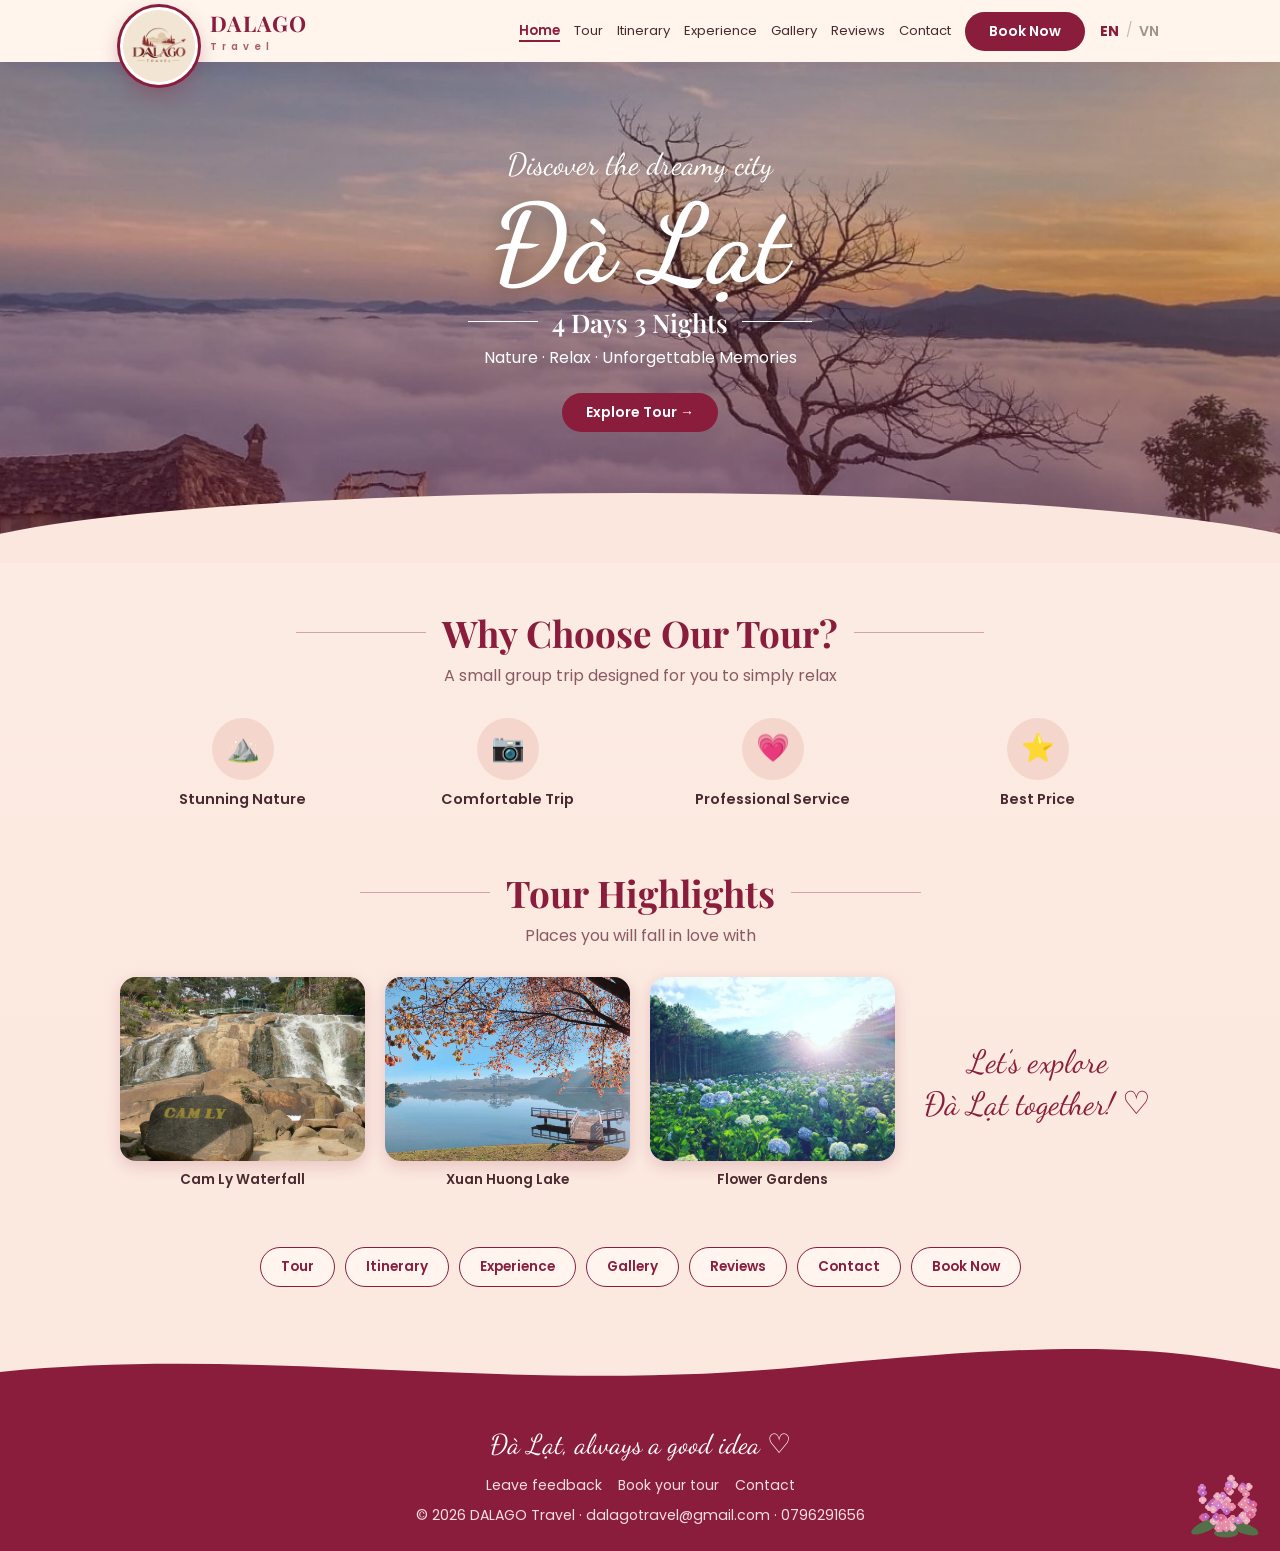
<file: index.html>
<!DOCTYPE html>
<html lang="en"><head><meta charset="utf-8"><meta name="viewport" content="width=device-width,initial-scale=1">
<title>Home | DALAGO Travel</title>
<link href="https://fonts.googleapis.com/css2?family=Dancing+Script:wght@600;700&family=Playfair+Display:ital,wght@0,600;0,700;1,500&family=Poppins:wght@400;600&display=swap" rel="stylesheet">
<link rel="stylesheet" href="css/style.css"></head><body>
<div id="site-header"></div>
<main>
<section class="hero" style="--img:url(../images/banner.webp)"><div class="script">Discover the dreamy city</div><h1>Đà Lạt</h1><div class="days">4 Days 3 Nights</div><p>Nature · Relax · Unforgettable Memories</p><a class="btn" href="tour.html">Explore Tour →</a></section>
<section class="sec"><div class="wrap"><h2 class="st">Why Choose Our Tour?</h2><p class="sub">A small group trip designed for you to simply relax</p>
<div class="grid g4 why"><div><i>⛰️</i>Stunning Nature</div><div><i>📷</i>Comfortable Trip</div><div><i>💗</i>Professional Service</div><div><i>⭐</i>Best Price</div></div></div></section>
<section class="sec" style="padding-top:10px"><div class="wrap"><h2 class="st">Tour Highlights</h2><p class="sub">Places you will fall in love with</p>
<div class="grid g4"><figure class="pic"><img src="images/11.jpg" alt="Cam Ly Waterfall">Cam Ly Waterfall</figure><figure class="pic"><img src="images/1.jpg" alt="Xuan Huong Lake">Xuan Huong Lake</figure><figure class="pic"><img src="images/14.webp" alt="Flower Gardens">Flower Gardens</figure>
<div class="script" style="font-size:2rem;display:grid;place-items:center;text-align:center;line-height:1.3">Let’s explore<br>Đà Lạt together! ♡</div></div></div></section>
<section class="sec" style="padding-top:10px"><div class="wrap"><div class="quick"><a href="tour.html">Tour</a><a href="itinerary.html">Itinerary</a><a href="experience.html">Experience</a><a href="gallery.html">Gallery</a><a href="testimonials.html">Reviews</a><a href="contact.html">Contact</a><a href="booking.html">Book Now</a></div></div></section>
</main>
<div id="site-footer"></div>
<script src="js/common.js"></script>
<script src="js/lang.js"></script>
</body></html>
</file>
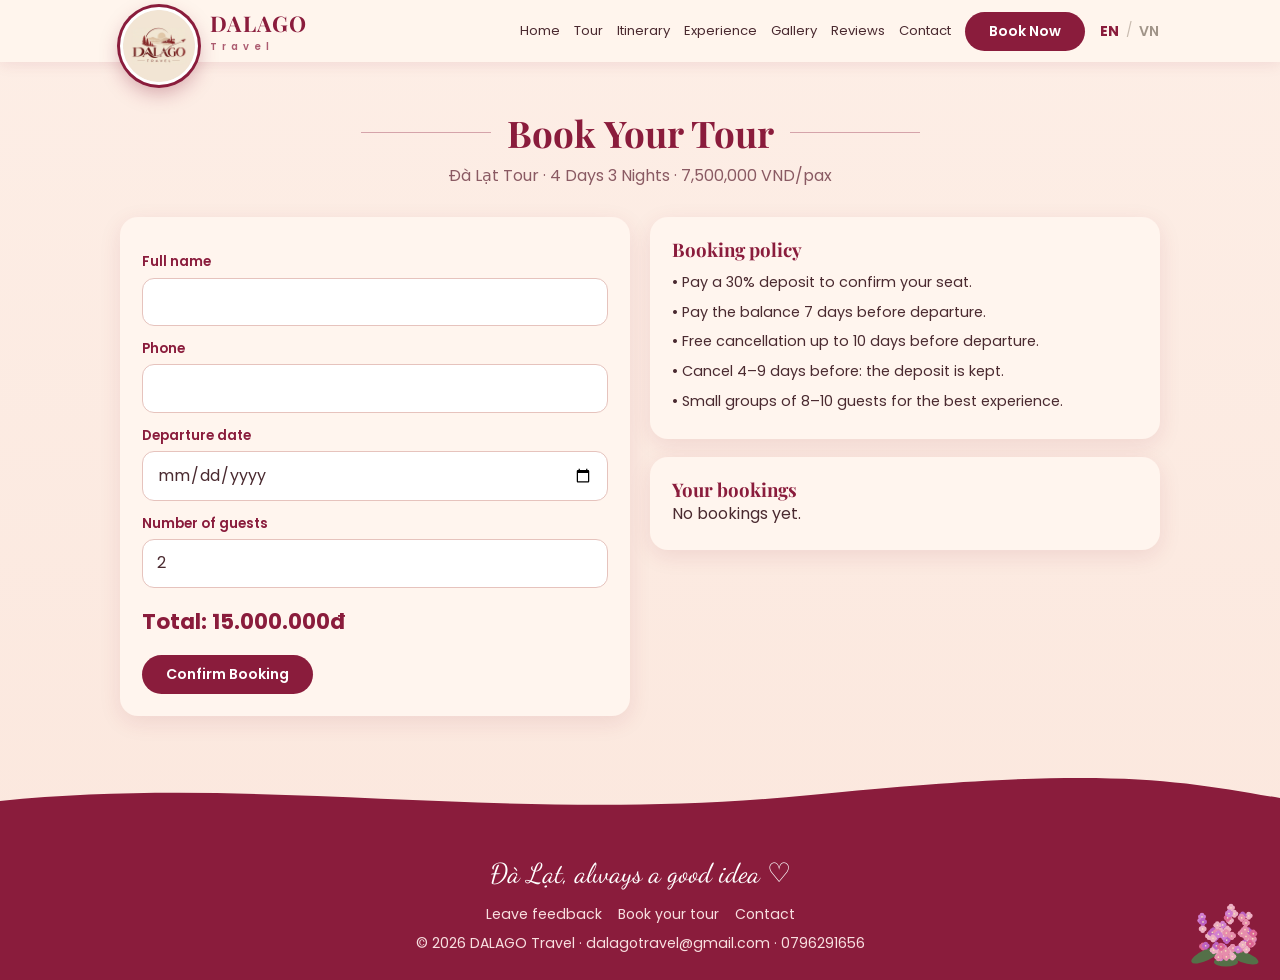
<file: booking.html>
<!DOCTYPE html>
<html lang="en"><head><meta charset="utf-8"><meta name="viewport" content="width=device-width,initial-scale=1">
<title>Book Now | DALAGO Travel</title>
<link href="https://fonts.googleapis.com/css2?family=Dancing+Script:wght@600;700&family=Playfair+Display:ital,wght@0,600;0,700;1,500&family=Poppins:wght@400;600&display=swap" rel="stylesheet">
<link rel="stylesheet" href="css/style.css"></head><body>
<div id="site-header"></div>
<main>
<section class="sec"><div class="wrap"><h2 class="st">Book Your Tour</h2><p class="sub">Đà Lạt Tour · 4 Days 3 Nights · 7,500,000 VND/pax</p>
<div class="grid g2"><div class="card"><form id="bf" novalidate><label for="name">Full name</label><input id="name" required><label for="phone">Phone</label><input id="phone" type="tel" required><label for="date">Departure date</label><input id="date" type="date" required><label for="guests">Number of guests</label><input id="guests" type="number" min="1" max="10" value="2" required>
<div class="total">Total: <span id="total"></span></div><button class="btn" type="submit">Confirm Booking</button><div class="msg" id="msg"></div></form></div>
<div><div class="card"><h3>Booking policy</h3><ul class="list" style="margin-top:6px"><li>• Pay a 30% deposit to confirm your seat.</li><li>• Pay the balance 7 days before departure.</li><li>• Free cancellation up to 10 days before departure.</li><li>• Cancel 4–9 days before: the deposit is kept.</li><li>• Small groups of 8–10 guests for the best experience.</li></ul></div>
<div class="card" style="margin-top:18px"><h3>Your bookings</h3><p id="empty">No bookings yet.</p><div style="overflow-x:auto"><table class="tbl" id="list"></table></div></div></div></div></div></section>
</main>
<div id="site-footer"></div>
<script src="js/common.js"></script><script src="js/booking.js"></script>
</body></html>
</file>
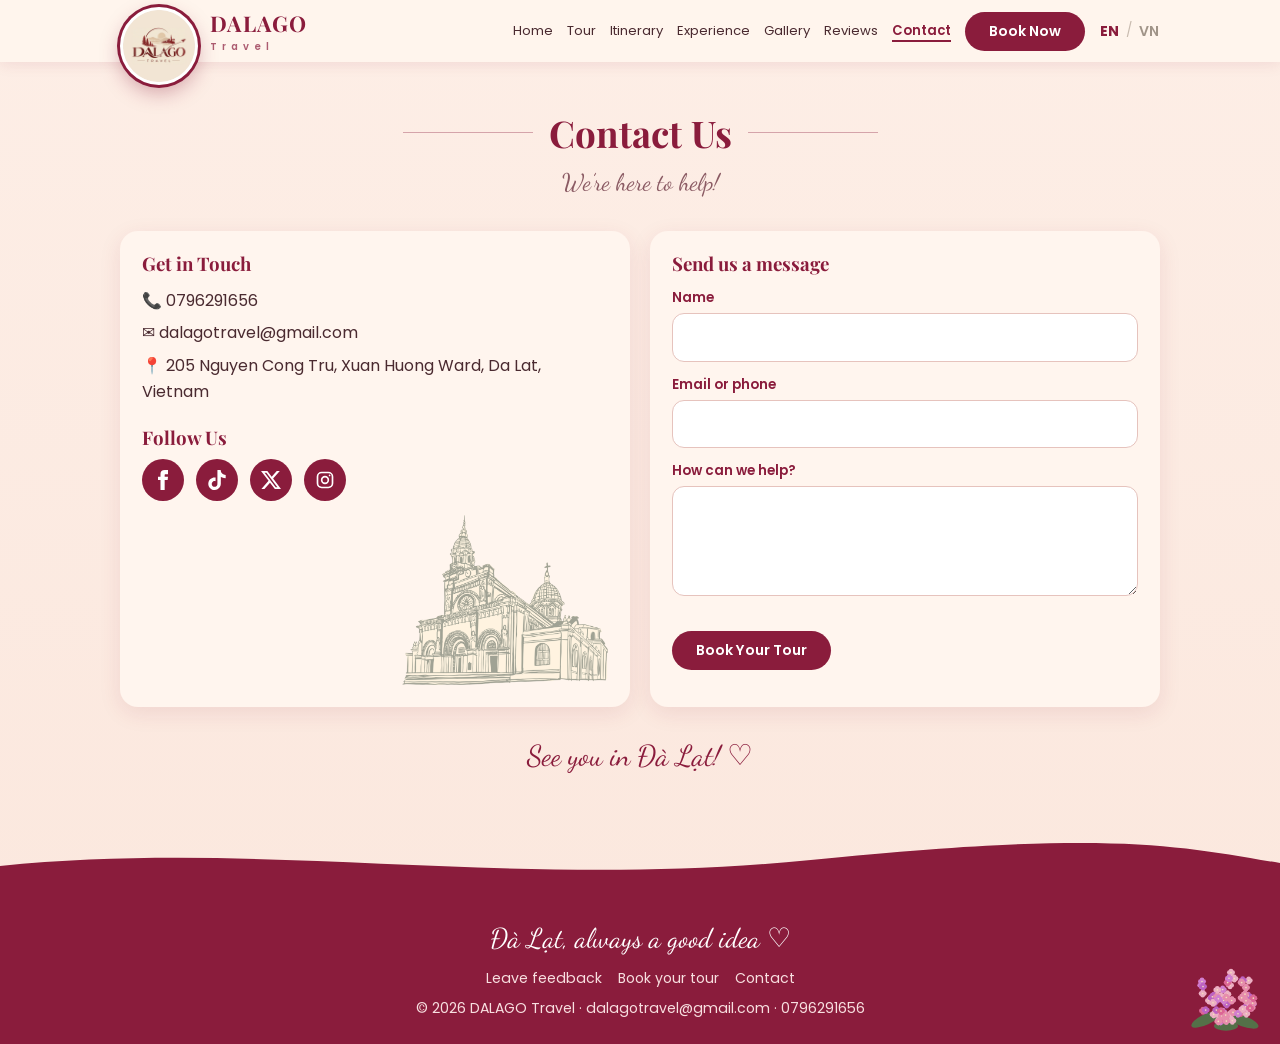
<file: contact.html>
<!DOCTYPE html>
<html lang="en"><head><meta charset="utf-8"><meta name="viewport" content="width=device-width,initial-scale=1">
<title>Contact | DALAGO Travel</title>
<link href="https://fonts.googleapis.com/css2?family=Dancing+Script:wght@600;700&family=Playfair+Display:ital,wght@0,600;0,700;1,500&family=Poppins:wght@400;600&display=swap" rel="stylesheet">
<link rel="stylesheet" href="css/style.css"></head><body>
<div id="site-header"></div>
<main>
<section class="sec"><div class="wrap"><h2 class="st">Contact Us</h2><p class="sub script" style="font-size:1.5rem">We’re here to help!</p>
<div class="grid g2"><div class="card"><h3>Get in Touch</h3><ul class="list" style="margin:10px 0;font-size:1rem"><li>📞 <a href="tel:0796291656">0796291656</a></li><li>✉️ <a href="mailto:dalagotravel@gmail.com">dalagotravel@gmail.com</a></li><li>📍 205 Nguyen Cong Tru, Xuan Huong Ward, Da Lat, Vietnam</li></ul><h3 style="margin-top:18px">Follow Us</h3><div class="social"><a href="#" aria-label="Facebook"><svg viewBox="0 0 24 24" fill="currentColor"><path d="M9 8H6v4h3v12h5V12h3.6l.4-4H14V6.3c0-1 .2-1.3 1.1-1.3H18V0h-3.8C10.6 0 9 1.6 9 4.6z"/></svg></a><a href="#" aria-label="TikTok"><svg viewBox="0 0 24 24" fill="currentColor"><path d="M12.525.02c1.31-.02 2.61-.01 3.91-.02.08 1.53.63 3.09 1.75 4.17 1.12 1.11 2.7 1.62 4.24 1.79v4.03c-1.44-.05-2.89-.35-4.2-.97-.57-.26-1.1-.59-1.62-.93-.01 2.92.01 5.84-.02 8.75-.08 1.4-.54 2.79-1.35 3.94-1.31 1.92-3.58 3.17-5.91 3.21-1.43.08-2.86-.31-4.08-1.03-2.02-1.19-3.44-3.37-3.65-5.71-.02-.5-.03-1-.01-1.49.18-1.9 1.12-3.72 2.58-4.96 1.66-1.44 3.98-2.13 6.15-1.72.02 1.48-.04 2.96-.04 4.44-.99-.32-2.15-.23-3.02.37-.63.41-1.11 1.04-1.36 1.75-.21.51-.15 1.07-.14 1.61.24 1.64 1.82 3.02 3.5 2.87 1.12-.01 2.19-.66 2.77-1.61.19-.33.4-.67.41-1.06.1-1.79.06-3.57.07-5.36.01-4.03-.01-8.05.02-12.07z"/></svg></a><a href="#" aria-label="X"><svg viewBox="0 0 24 24" fill="currentColor"><path d="M18.901 1.153h3.68l-8.04 9.19L24 22.846h-7.406l-5.8-7.584-6.638 7.584H.474l8.6-9.83L0 1.154h7.594l5.243 6.932ZM17.61 20.644h2.039L6.486 3.24H4.298Z"/></svg></a><a href="#" aria-label="Instagram"><svg viewBox="0 0 24 24" fill="none" stroke="currentColor" stroke-width="2"><rect x="3" y="3" width="18" height="18" rx="5"/><circle cx="12" cy="12" r="4"/><circle cx="17.5" cy="6.5" r="1" fill="currentColor" stroke="none"/></svg></a></div><img src="images/church-line.png" alt="" style="margin-top:14px;opacity:.5;max-height:170px;margin-left:auto"></div>
<div class="card"><h3>Send us a message</h3><form id="cf" novalidate><label for="n">Name</label><input id="n" required><label for="e">Email or phone</label><input id="e" required><label for="m">How can we help?</label><textarea id="m" required></textarea><br><br><button class="btn" type="submit">Book Your Tour</button><div class="msg" id="msg"></div></form></div></div>
<p class="script" style="text-align:center;font-size:1.8rem;margin-top:26px">See you in Đà Lạt! ♡</p></div></section>
</main>
<div id="site-footer"></div>
<script src="js/common.js"></script><script src="js/contact.js"></script>
</body></html>
</file>
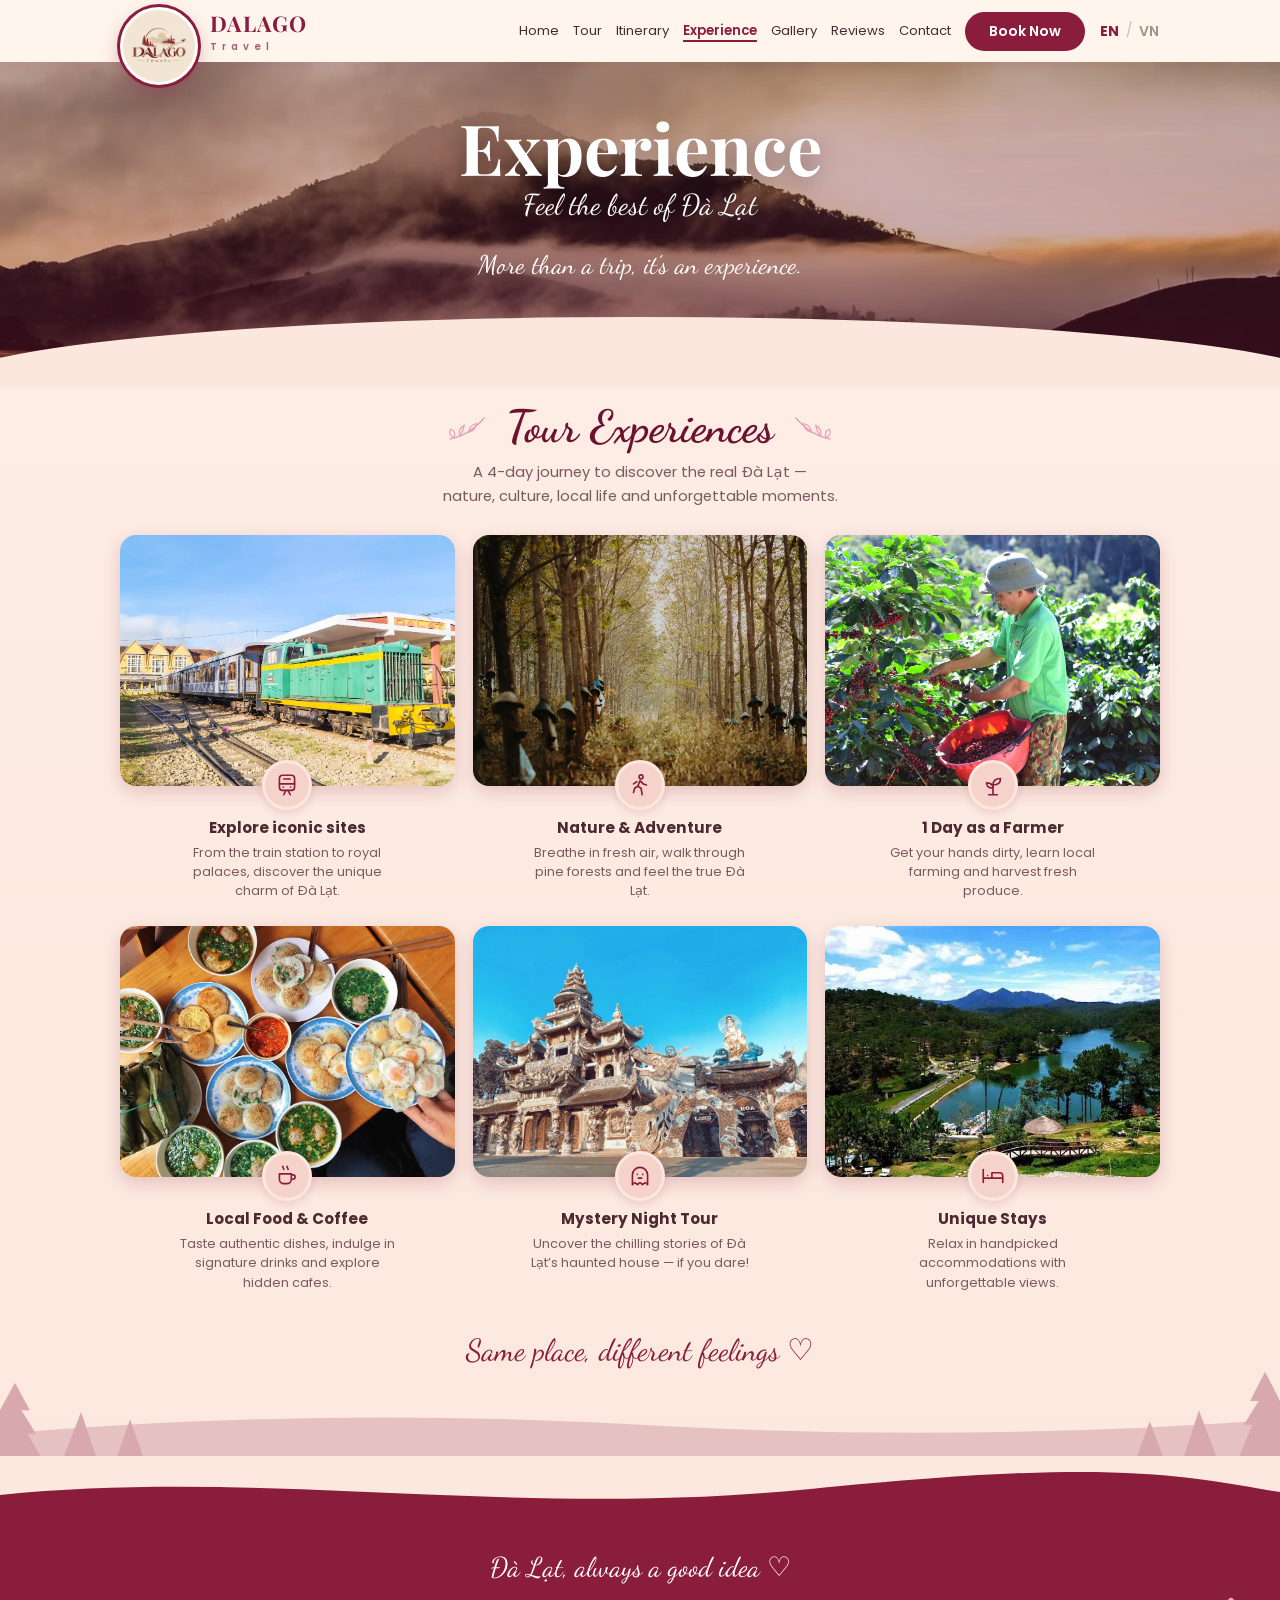
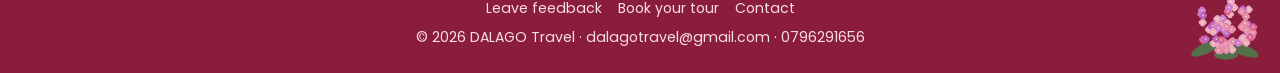
<file: experience.html>
<!DOCTYPE html>
<html lang="en"><head><meta charset="utf-8"><meta name="viewport" content="width=device-width,initial-scale=1">
<title>Experience | DALAGO Travel</title>
<link href="https://fonts.googleapis.com/css2?family=Dancing+Script:wght@600;700&family=Playfair+Display:ital,wght@0,600;0,700;1,500&family=Poppins:wght@400;600&display=swap" rel="stylesheet">
<link rel="stylesheet" href="css/style.css"></head><body>
<div id="site-header"></div>
<main>
<section class="hero sm" style="--img:url(../images/13.webp)"><h1 style="font-family:Playfair Display,serif;font-size:clamp(2.6rem,8vw,4.4rem)">Experience</h1><div class="script" style="font-size:1.8rem">Feel the best of Đà Lạt</div><div class="script" style="font-size:1.6rem;margin-top:14px">More than a trip, it’s an experience.</div></section>
<section class="sec xp" style="padding-top:8px"><div class="wrap"><h2 class="xt"><svg class="lf" viewBox="0 0 48 32" fill="none" stroke="currentColor" stroke-width="1.3" stroke-linecap="round"><path d="M4 28C16 26 28 20 40 6M14 25c-1-5 1-9 5-11-1 5-2 8-5 11zM24 21c0-5 3-8 8-9-1 5-3 8-8 9zM8 27c-4-2-5-6-3-9 4 1 5 5 3 9z"/></svg><span>Tour Experiences</span><svg class="lf" viewBox="0 0 48 32" fill="none" stroke="currentColor" stroke-width="1.3" stroke-linecap="round"><path d="M4 28C16 26 28 20 40 6M14 25c-1-5 1-9 5-11-1 5-2 8-5 11zM24 21c0-5 3-8 8-9-1 5-3 8-8 9zM8 27c-4-2-5-6-3-9 4 1 5 5 3 9z"/></svg></h2><p class="xs">A 4-day journey to discover the real Đà Lạt —<br>nature, culture, local life and unforgettable moments.</p><div class="xg"><article class="xc"><div class="xi"><img src="images/Itinerary_1.webp" alt="Explore iconic sites" loading="lazy"><i><svg viewBox="0 0 24 24" fill="none" stroke="currentColor" stroke-width="1.5" stroke-linecap="round" stroke-linejoin="round"><rect x="5" y="3" width="14" height="14" rx="3"/><path d="M5 11h14M9 21l2-4M15 21l-2-4M8.5 14h.01M15.5 14h.01M9 6.5h6"/></svg></i></div><h3>Explore iconic sites</h3><p>From the train station to royal palaces, discover the unique charm of Đà Lạt.</p></article><article class="xc"><div class="xi"><img src="images/forest.jpg" alt="Nature and adventure" loading="lazy"><i><svg viewBox="0 0 24 24" fill="none" stroke="currentColor" stroke-width="1.5" stroke-linecap="round" stroke-linejoin="round"><circle cx="13" cy="4.5" r="1.8"/><path d="M12 8l-2 5 3 2 1 6M12 8l3 3 3 1M10 13l-3 2-1 4M9 9l-3 2"/></svg></i></div><h3>Nature &amp; Adventure</h3><p>Breathe in fresh air, walk through pine forests and feel the true Đà Lạt.</p></article><article class="xc"><div class="xi"><img src="images/Itinerary_2.webp" alt="A day as a farmer" loading="lazy"><i><svg viewBox="0 0 24 24" fill="none" stroke="currentColor" stroke-width="1.5" stroke-linecap="round" stroke-linejoin="round"><path d="M12 21v-9M12 12c0-4 3-6 7-6 0 4-3 6-7 6zM12 15c0-3-2-5-6-5 0 3 2 5 6 5zM8 21h8"/></svg></i></div><h3>1 Day as a Farmer</h3><p>Get your hands dirty, learn local farming and harvest fresh produce.</p></article><article class="xc"><div class="xi"><img src="images/gallery_2.jpg" alt="Local food and coffee" loading="lazy"><i><svg viewBox="0 0 24 24" fill="none" stroke="currentColor" stroke-width="1.5" stroke-linecap="round" stroke-linejoin="round"><path d="M5 10h11v5a4 4 0 0 1-4 4H9a4 4 0 0 1-4-4zM16 11h1.5a2 2 0 0 1 0 4H16M8 3c0 1.5 1 1.5 1 3M12 3c0 1.5 1 1.5 1 3"/></svg></i></div><h3>Local Food &amp; Coffee</h3><p>Taste authentic dishes, indulge in signature drinks and explore hidden cafes.</p></article><article class="xc"><div class="xi"><img src="images/7.webp" alt="Mystery night tour" loading="lazy"><i><svg viewBox="0 0 24 24" fill="none" stroke="currentColor" stroke-width="1.5" stroke-linecap="round" stroke-linejoin="round"><path d="M5 20V11a7 7 0 0 1 14 0v9l-2.3-2-2.4 2-2.3-2-2.3 2-2.4-2zM9.5 10.5h.01M14.5 10.5h.01M10.5 14h3"/></svg></i></div><h3>Mystery Night Tour</h3><p>Uncover the chilling stories of Đà Lạt’s haunted house — if you dare!</p></article><article class="xc"><div class="xi"><img src="images/lakepines.jpg" alt="Unique stays" loading="lazy"><i><svg viewBox="0 0 24 24" fill="none" stroke="currentColor" stroke-width="1.5" stroke-linecap="round" stroke-linejoin="round"><path d="M3 18V6M3 14h18v4M21 14v-2a3 3 0 0 0-3-3h-7v5M7 11.5h.01"/></svg></i></div><h3>Unique Stays</h3><p>Relax in handpicked accommodations with unforgettable views.</p></article></div><p class="xf script">Same place, different feelings ♡</p></div>
<svg class="pines" viewBox="0 0 1200 120" preserveAspectRatio="none" aria-hidden="true"><path fill="currentColor" d="M0 120V70l14-30 14 30-8 0 14 26-8 0 12 24zM60 120l16-48 14 48zM110 120l12-40 12 40zM1200 120V60l-14-32-14 32 8 0-14 26 8 0-12 34zM1140 120l-16-50-14 50zM1090 120l-12-38-12 38z"/><path fill="currentColor" opacity=".6" d="M0 120V96q300-30 600-10t600-6v40z"/></svg></section>
</main>
<div id="site-footer"></div>
<script src="js/common.js"></script>
<script src="js/lang.js"></script>
</body></html>
</file>
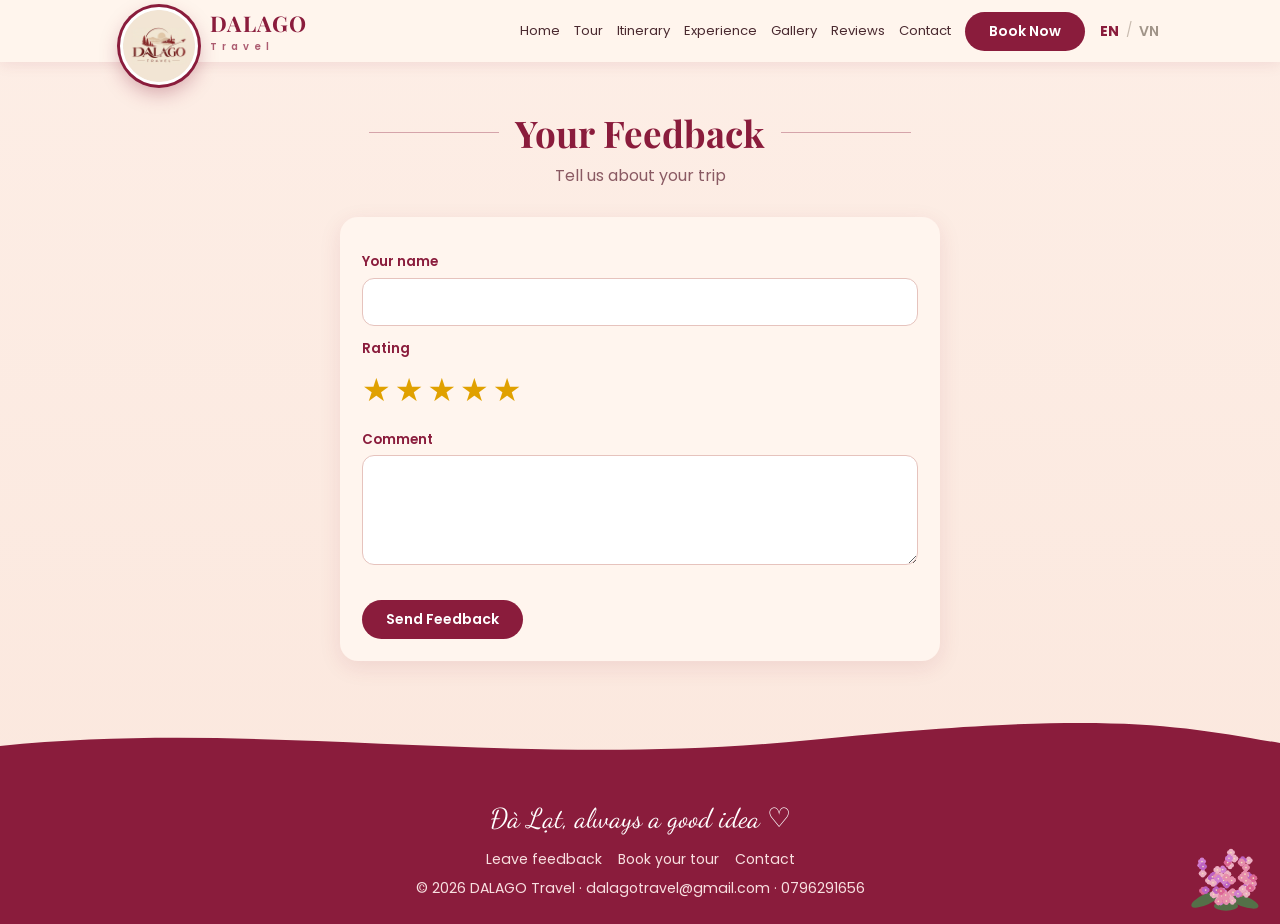
<file: feedback.html>
<!DOCTYPE html>
<html lang="en"><head><meta charset="utf-8"><meta name="viewport" content="width=device-width,initial-scale=1">
<title>Feedback | DALAGO Travel</title>
<link href="https://fonts.googleapis.com/css2?family=Dancing+Script:wght@600;700&family=Playfair+Display:ital,wght@0,600;0,700;1,500&family=Poppins:wght@400;600&display=swap" rel="stylesheet">
<link rel="stylesheet" href="css/style.css"></head><body>
<div id="site-header"></div>
<main>
<section class="sec"><div class="wrap" style="max-width:640px"><h2 class="st">Your Feedback</h2><p class="sub">Tell us about your trip</p><div class="card"><form id="ff" novalidate><label for="n">Your name</label><input id="n" required><label>Rating</label><div class="starpick" id="sp"></div><label for="c">Comment</label><textarea id="c" required></textarea><br><br><button class="btn" type="submit">Send Feedback</button><div class="msg" id="msg"></div></form></div></div></section>
</main>
<div id="site-footer"></div>
<script src="js/common.js"></script><script src="js/feedback.js"></script>
</body></html>
</file>
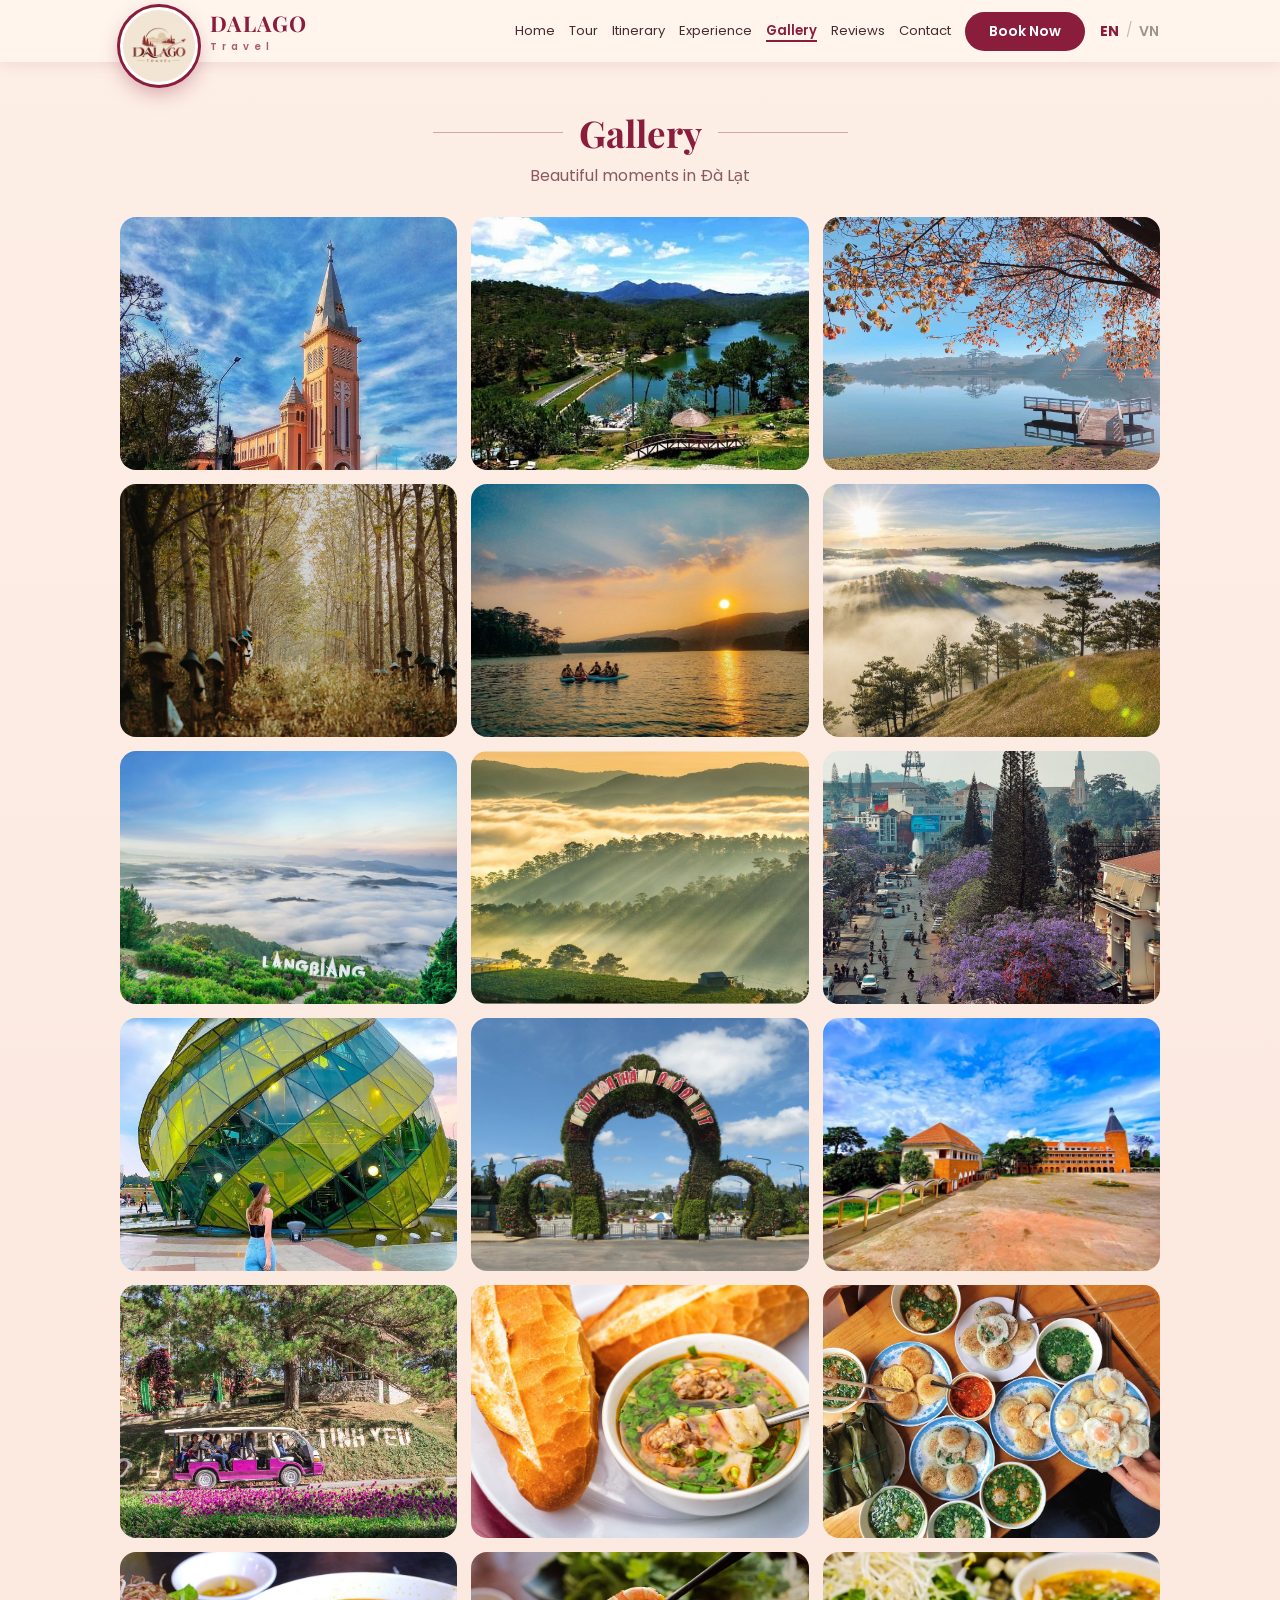
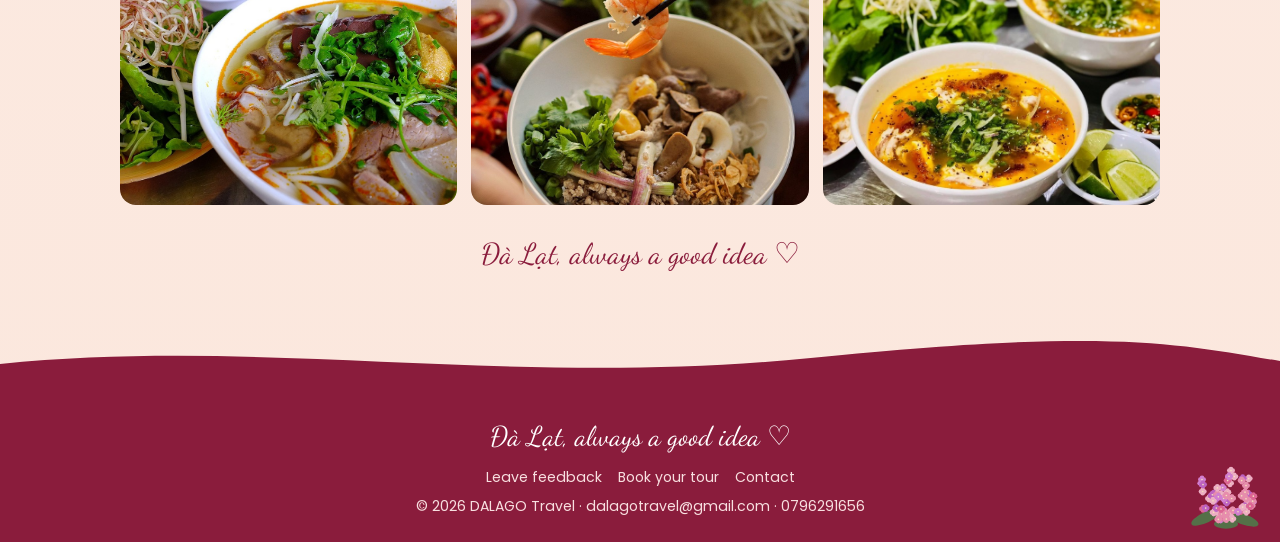
<file: gallery.html>
<!DOCTYPE html>
<html lang="en"><head><meta charset="utf-8"><meta name="viewport" content="width=device-width,initial-scale=1">
<title>Gallery | DALAGO Travel</title>
<link href="https://fonts.googleapis.com/css2?family=Dancing+Script:wght@600;700&family=Playfair+Display:ital,wght@0,600;0,700;1,500&family=Poppins:wght@400;600&display=swap" rel="stylesheet">
<link rel="stylesheet" href="css/style.css"></head><body>
<div id="site-header"></div>
<main>
<section class="sec"><div class="wrap"><h2 class="st">Gallery</h2><p class="sub">Beautiful moments in Đà Lạt</p><div class="mosaic" id="mo"></div><p class="script" style="text-align:center;font-size:1.8rem;margin-top:26px">Đà Lạt, always a good idea ♡</p></div></section><div class="lb" id="lb" role="dialog" aria-label="Photo"><img alt=""></div>
</main>
<div id="site-footer"></div>
<script src="js/common.js"></script><script src="js/gallery.js"></script>
<script src="js/lang.js"></script>
</body></html>
</file>
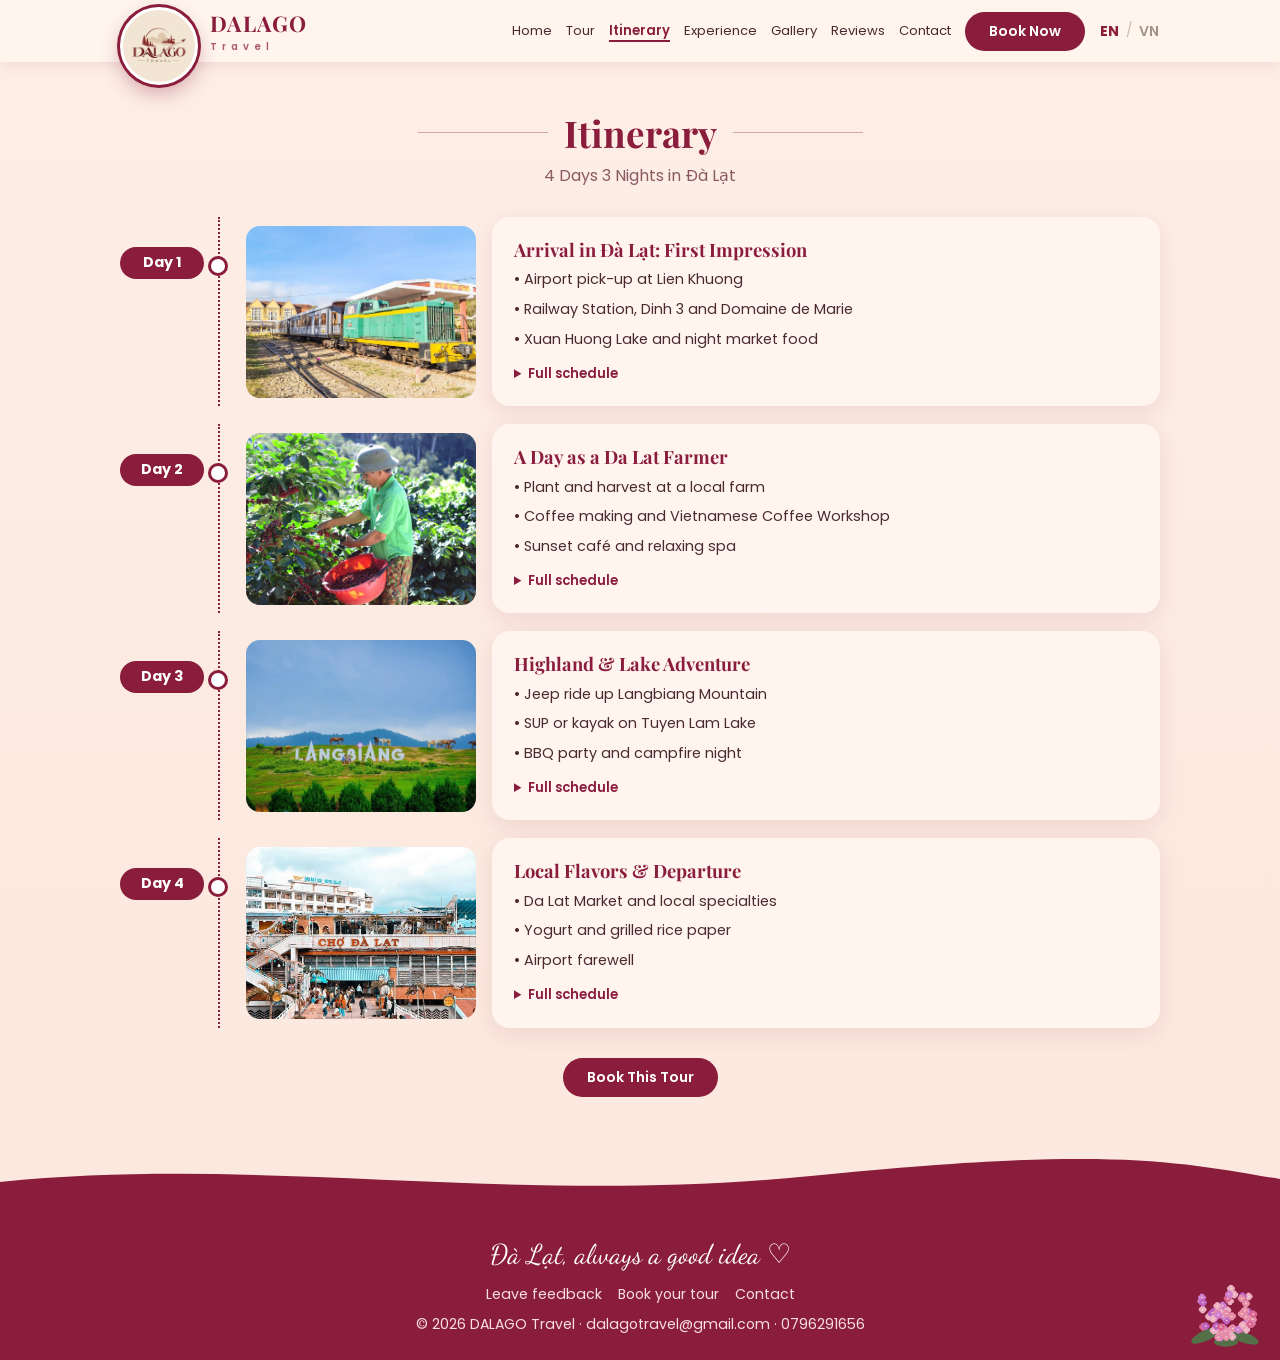
<file: itinerary.html>
<!DOCTYPE html>
<html lang="en"><head><meta charset="utf-8"><meta name="viewport" content="width=device-width,initial-scale=1">
<title>Itinerary | DALAGO Travel</title>
<link href="https://fonts.googleapis.com/css2?family=Dancing+Script:wght@600;700&family=Playfair+Display:ital,wght@0,600;0,700;1,500&family=Poppins:wght@400;600&display=swap" rel="stylesheet">
<link rel="stylesheet" href="css/style.css"></head><body>
<div id="site-header"></div>
<main>
<section class="sec"><div class="wrap"><h2 class="st">Itinerary</h2><p class="sub">4 Days 3 Nights in Đà Lạt</p><div class="tl" id="tl"></div><p style="text-align:center;margin-top:30px"><a class="btn" href="booking.html">Book This Tour</a></p></div></section>
</main>
<div id="site-footer"></div>
<script src="js/common.js"></script><script src="js/itinerary.js"></script>
<script src="js/lang.js"></script>
</body></html>
</file>
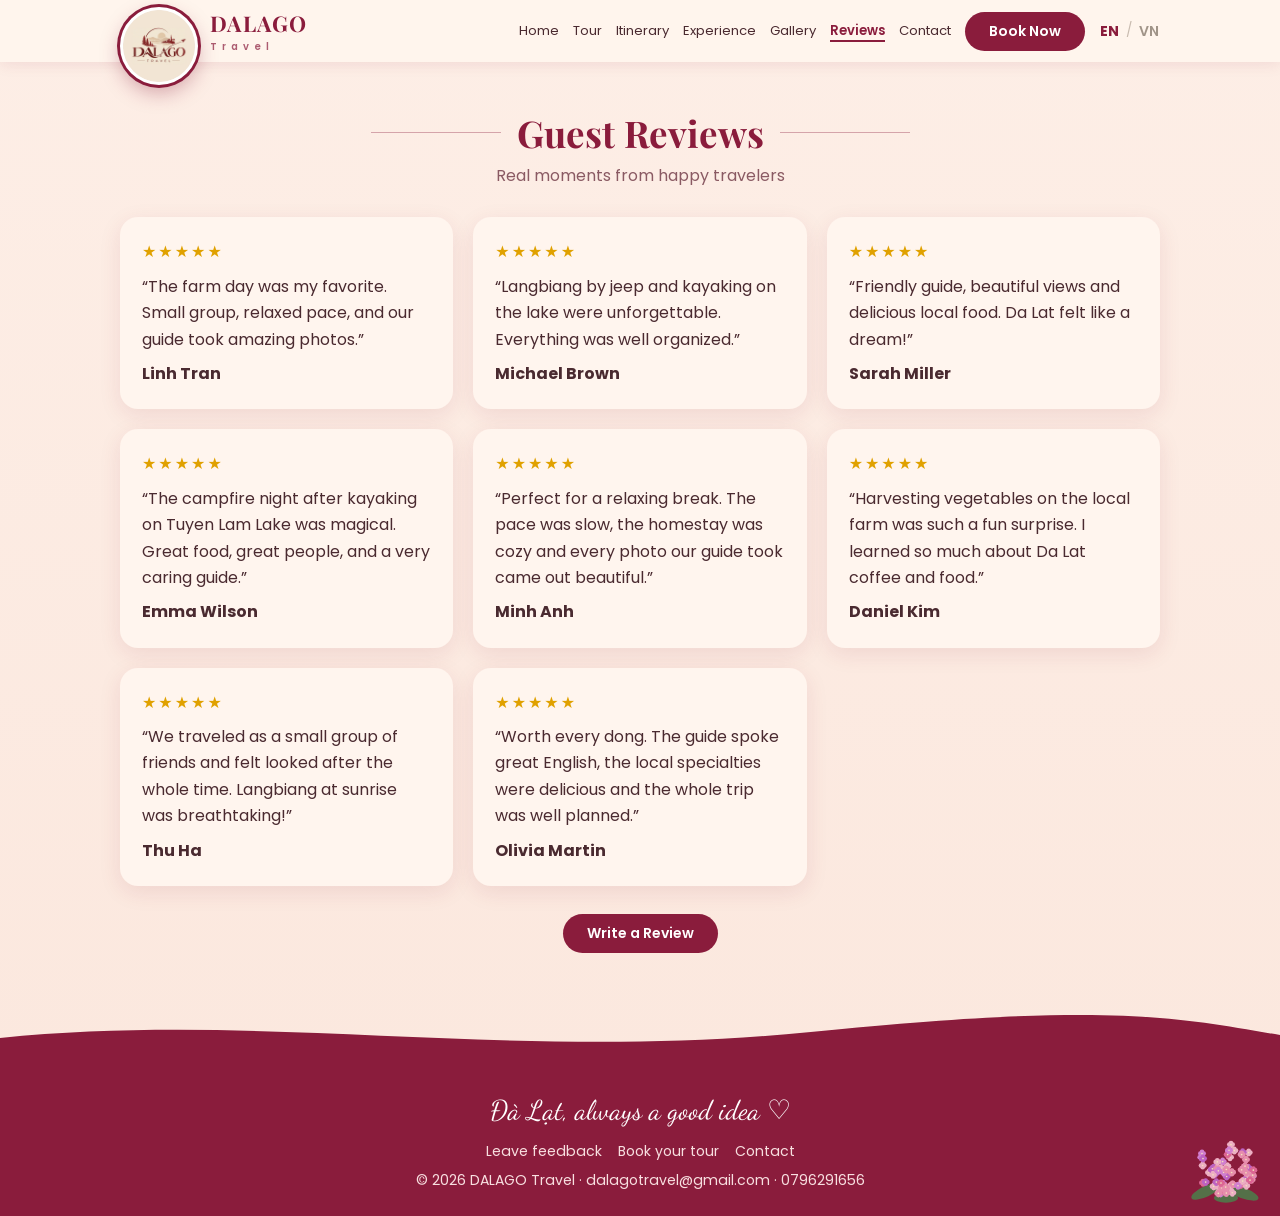
<file: testimonials.html>
<!DOCTYPE html>
<html lang="en"><head><meta charset="utf-8"><meta name="viewport" content="width=device-width,initial-scale=1">
<title>Reviews | DALAGO Travel</title>
<link href="https://fonts.googleapis.com/css2?family=Dancing+Script:wght@600;700&family=Playfair+Display:ital,wght@0,600;0,700;1,500&family=Poppins:wght@400;600&display=swap" rel="stylesheet">
<link rel="stylesheet" href="css/style.css"></head><body>
<div id="site-header"></div>
<main>
<section class="sec"><div class="wrap"><h2 class="st">Guest Reviews</h2><p class="sub">Real moments from happy travelers</p><div class="grid g3" id="rev"></div><p style="text-align:center;margin-top:28px"><a class="btn" href="feedback.html">Write a Review</a></p></div></section>
</main>
<div id="site-footer"></div>
<script src="js/common.js"></script><script src="js/testimonials.js"></script>
<script src="js/lang.js"></script>
</body></html>
</file>
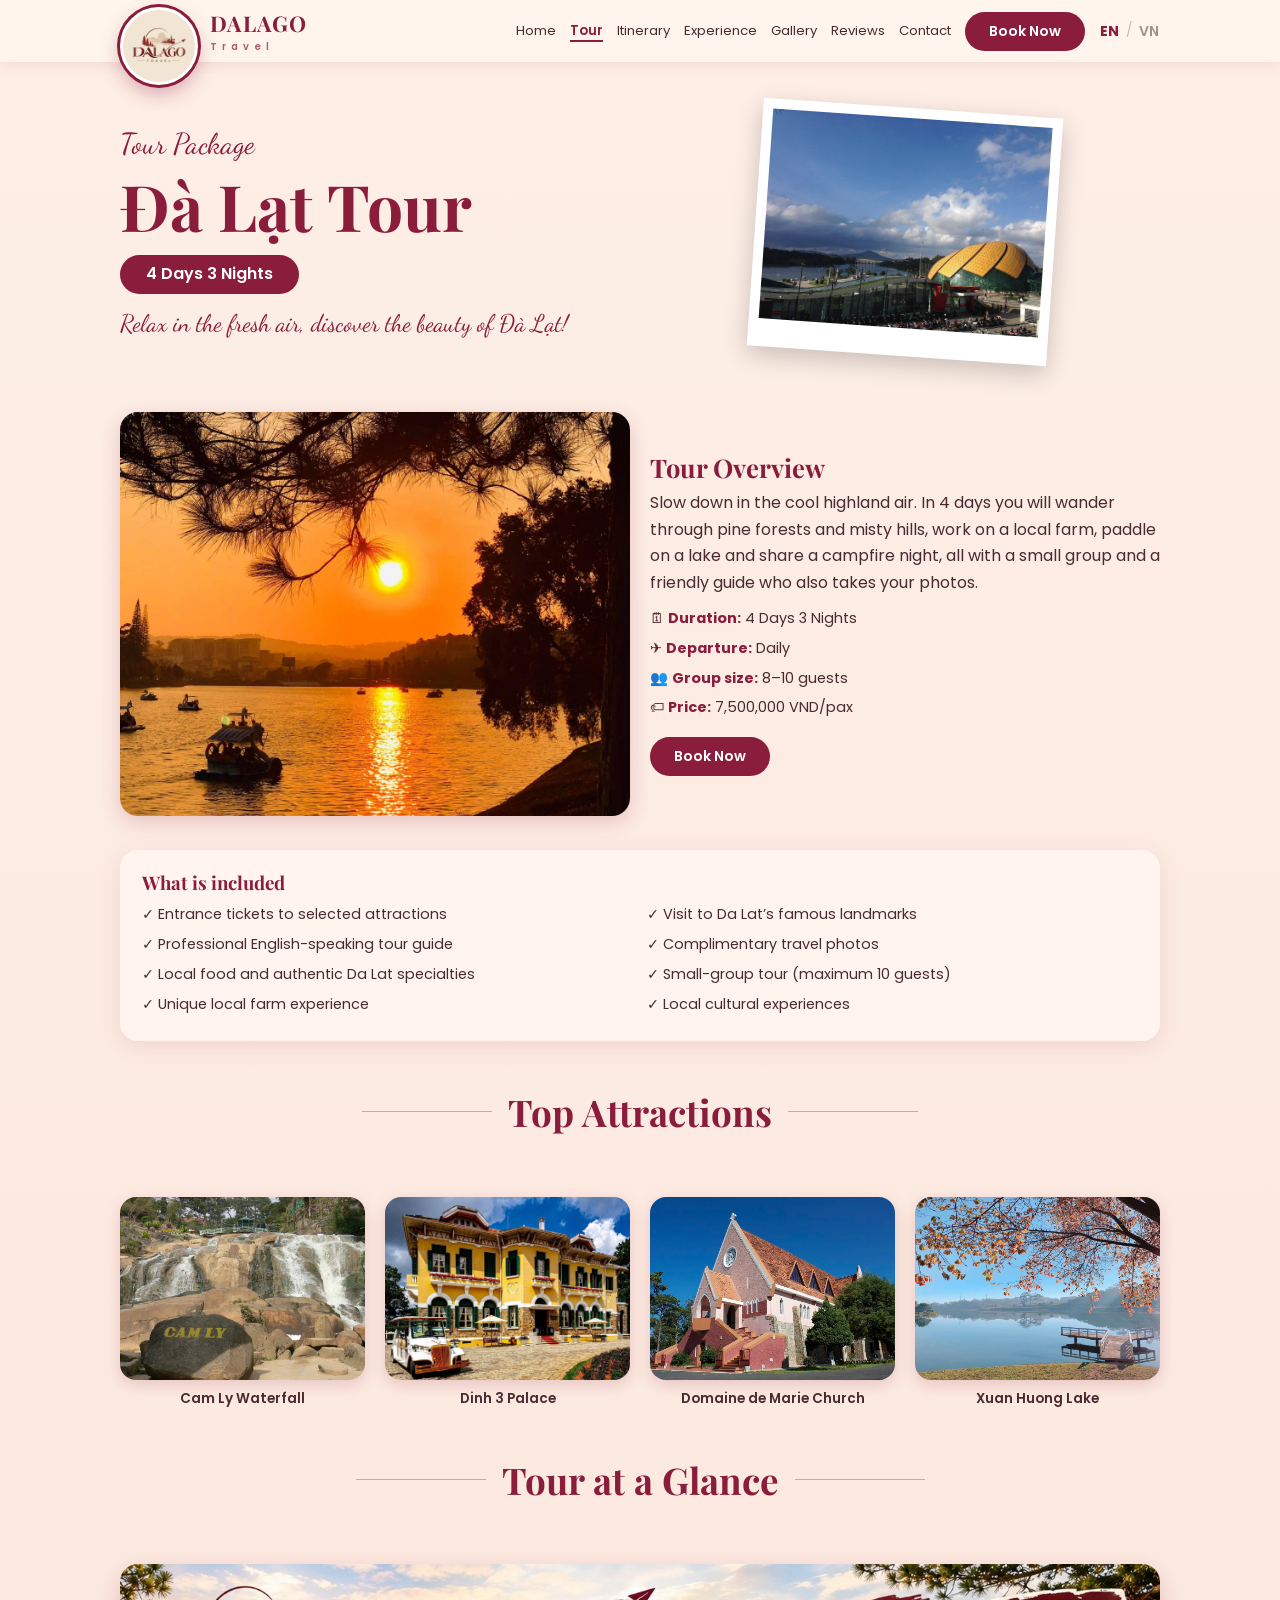
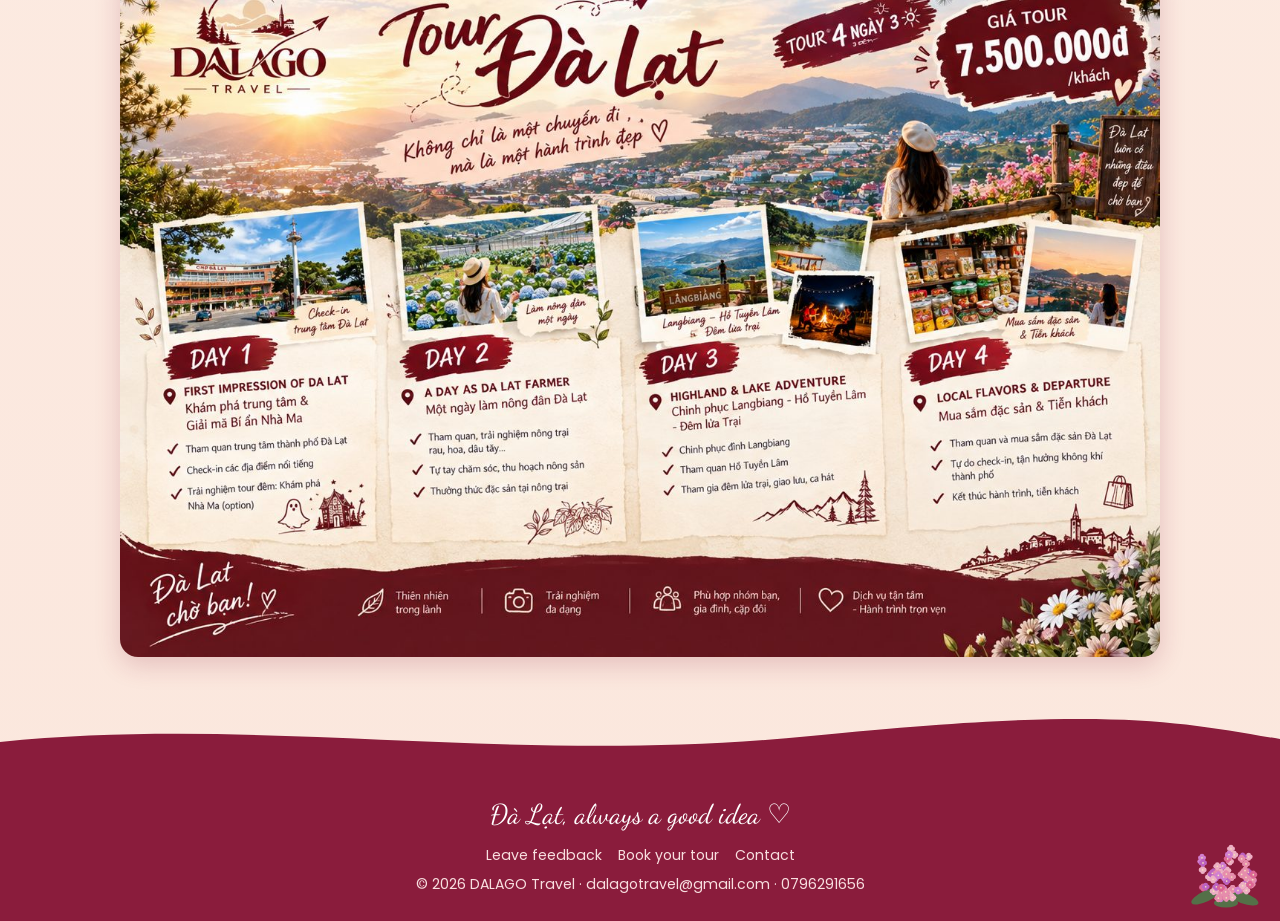
<file: tour.html>
<!DOCTYPE html>
<html lang="en"><head><meta charset="utf-8"><meta name="viewport" content="width=device-width,initial-scale=1">
<title>Tour | DALAGO Travel</title>
<link href="https://fonts.googleapis.com/css2?family=Dancing+Script:wght@600;700&family=Playfair+Display:ital,wght@0,600;0,700;1,500&family=Poppins:wght@400;600&display=swap" rel="stylesheet">
<link rel="stylesheet" href="css/style.css"></head><body>
<div id="site-header"></div>
<main>
<section class="sec" style="padding-bottom:10px"><div class="wrap grid g2" style="align-items:center"><div><div class="script" style="font-size:1.8rem">Tour Package</div><h1 style="font-size:clamp(2.6rem,7vw,4rem)">Đà Lạt Tour</h1><p style="margin:10px 0"><span class="pill">4 Days 3 Nights</span></p><p class="script" style="font-size:1.5rem">Relax in the fresh air, discover the beauty of Đà Lạt!</p></div>
<div style="display:grid;justify-items:center"><div class="polaroid"><img src="images/5.webp" alt="Lam Vien Square and Xuan Huong Lake"></div></div></div></section>
<section class="sec"><div class="wrap grid g2" style="align-items:center"><img src="images/2.jpg" alt="Sunset on the lake" style="border-radius:18px;box-shadow:0 6px 20px rgba(138,28,60,.2)">
<div><h3 style="font-size:1.6rem">Tour Overview</h3><p style="margin:8px 0">Slow down in the cool highland air. In 4 days you will wander through pine forests and misty hills, work on a local farm, paddle on a lake and share a campfire night, all with a small group and a friendly guide who also takes your photos.</p>
<ul class="list"><li>🗓 <b>Duration:</b> 4 Days 3 Nights</li><li>✈️ <b>Departure:</b> Daily</li><li>👥 <b>Group size:</b> 8–10 guests</li><li>🏷 <b>Price:</b> 7,500,000 VND/pax</li></ul><p style="margin:14px 0 0"><a class="btn" href="booking.html">Book Now</a></p></div></div>
<div class="wrap" style="margin-top:34px"><div class="card"><h3>What is included</h3><ul class="list" style="columns:2;margin-top:6px"><li>✓ Entrance tickets to selected attractions</li><li>✓ Professional English-speaking tour guide</li><li>✓ Local food and authentic Da Lat specialties</li><li>✓ Unique local farm experience</li><li>✓ Visit to Da Lat’s famous landmarks</li><li>✓ Complimentary travel photos</li><li>✓ Small-group tour (maximum 10 guests)</li><li>✓ Local cultural experiences</li></ul></div></div></section>
<section class="sec" style="padding-top:0"><div class="wrap"><h2 class="st">Top Attractions</h2><p class="sub">&nbsp;</p><div class="grid g4"><figure class="pic"><img src="images/11.jpg" alt="Cam Ly Waterfall">Cam Ly Waterfall</figure><figure class="pic"><img src="images/4.jpg" alt="Dinh 3 Palace">Dinh 3 Palace</figure><figure class="pic"><img src="images/8.webp" alt="Domaine de Marie Church">Domaine de Marie Church</figure><figure class="pic"><img src="images/1.jpg" alt="Xuan Huong Lake">Xuan Huong Lake</figure></div>
<h2 class="st" style="margin-top:44px">Tour at a Glance</h2><p class="sub">&nbsp;</p><img src="images/poster.jpg" alt="DALAGO tour poster" style="border-radius:18px;box-shadow:0 8px 26px rgba(138,28,60,.2);margin:auto"></div></section>
</main>
<div id="site-footer"></div>
<script src="js/common.js"></script>
<script src="js/lang.js"></script>
</body></html>
</file>
<file: css/style.css>
:root{--bg:#fbe7dd;--card:#fff5ee;--wine:#8a1c3c;--wine2:#6b1230;--rose:#e8a0b4;--ink:#4a2a30;--soft:#f4d6cc;--wave:url("data:image/svg+xml,%3Csvg xmlns='http://www.w3.org/2000/svg' viewBox='0 0 1200 80' preserveAspectRatio='none'%3E%3Cpath fill='%238a1c3c' d='M0 45C250 0 480 85 760 35S1100 10 1200 40V80H0Z'/%3E%3C/svg%3E")}
*{box-sizing:border-box;margin:0;padding:0}
body{font-family:'Poppins',system-ui,sans-serif;background:linear-gradient(180deg,#fdeee6,var(--bg));color:var(--ink);line-height:1.65;min-height:100vh;display:flex;flex-direction:column;overflow-x:hidden}
main{flex:1}
h1,h2,h3{font-family:'Playfair Display',Georgia,serif;color:var(--wine);line-height:1.2}
.script{font-family:'Dancing Script',cursive;color:var(--wine)}
a{color:inherit;text-decoration:none}img{display:block;max-width:100%}
.wrap{max-width:1080px;margin:auto;padding:0 20px;position:relative}
header{position:sticky;top:0;z-index:50;background:rgba(255,245,238,.96);backdrop-filter:blur(8px);box-shadow:0 2px 14px rgba(138,28,60,.1)}
.nav{display:flex;align-items:center;justify-content:space-between;height:62px}
/*LOGO*/
.logo{display:flex;align-items:center;gap:12px;position:relative}
.logo img{width:78px;height:78px;border-radius:50%;border:3px solid #fff;box-shadow:0 0 0 3px var(--wine),0 8px 20px rgba(138,28,60,.35);margin-bottom:-30px;background:var(--card);position:relative;z-index:60;transition:transform .4s}
.logo:hover img{transform:rotate(-6deg) scale(1.06)}
.logo span{display:flex;flex-direction:column;line-height:1}
.logo b{font:700 1.35rem 'Playfair Display',serif;color:var(--wine);letter-spacing:.06em}
.logo small{font:600 .62rem 'Poppins',sans-serif;letter-spacing:.5em;color:var(--wine);opacity:.7;margin-top:3px}
.nav ul{display:flex;gap:20px;list-style:none;align-items:center;font-size:.85rem}
.nav ul a.on:not(.btn){color:var(--wine);font-weight:600;border-bottom:2px solid var(--wine)}
.burger{display:none;background:none;border:0;font-size:1.6rem;color:var(--wine);cursor:pointer}
.btn{display:inline-block;background:var(--wine);color:#fff!important;padding:9px 24px;border-radius:999px;border:0;font:600 .88rem 'Poppins',sans-serif;cursor:pointer;transition:.2s}
.btn:hover{background:var(--wine2);transform:translateY(-2px)}
:focus-visible{outline:3px solid var(--rose);outline-offset:2px}
.deco{position:absolute;pointer-events:none;z-index:2}
.hero{position:relative;text-align:center;color:#fff;padding:78px 20px 130px;background:linear-gradient(180deg,rgba(70,25,45,.25),rgba(120,30,60,.45)),var(--img) center/cover}
.hero.sm{padding:50px 20px 100px}
.hero:after{content:"";position:absolute;left:-5%;right:-5%;bottom:-1px;height:70px;background:var(--bg);border-radius:50% 50% 0 0/100% 100% 0 0}
.hero .script{color:#fff;font-size:1.9rem}
.hero h1{color:#fff;font:700 clamp(3.6rem,11vw,6.8rem)/1 'Dancing Script',cursive;text-shadow:0 4px 22px rgba(0,0,0,.35)}
.hero .days{font:600 1.6rem 'Playfair Display',serif;display:flex;align-items:center;justify-content:center;gap:14px;margin:6px 0}
.hero .days:before,.hero .days:after{content:"";width:70px;height:1px;background:#fff}
.hero p{margin:6px 0 22px}
.sec{padding:46px 0}
.st{display:flex;align-items:center;justify-content:center;gap:16px;font:700 2.3rem 'Playfair Display',serif;color:var(--wine);margin-bottom:6px;text-align:center}
.st:before,.st:after{content:"";flex:1;max-width:130px;height:1px;background:var(--wine);opacity:.35}
.sub{text-align:center;margin-bottom:28px;color:#8a5a63}
.grid{display:grid;gap:20px}.g2{grid-template-columns:repeat(2,1fr)}.g3{grid-template-columns:repeat(3,1fr)}.g4{grid-template-columns:repeat(4,1fr)}
.card{background:var(--card);border-radius:18px;padding:22px;box-shadow:0 6px 22px rgba(138,28,60,.1)}
.why{text-align:center;font-weight:600;font-size:.9rem}
.why i{width:62px;height:62px;margin:0 auto 8px;border-radius:50%;background:var(--soft);display:grid;place-items:center;font-size:1.7rem;font-style:normal}
.pic{margin:0;text-align:center;font-size:.85rem;font-weight:600}
.pic img{width:100%;aspect-ratio:4/3;object-fit:cover;border-radius:16px;box-shadow:0 5px 16px rgba(138,28,60,.18);margin-bottom:8px;transition:.3s}
a.pic:hover img,.pic.zoom:hover img{transform:scale(1.03)}
.pill{display:inline-block;background:var(--wine);color:#fff;padding:6px 26px;border-radius:99px;font-weight:600}
.polaroid{background:#fff;padding:10px 10px 28px;box-shadow:0 8px 24px rgba(0,0,0,.2);transform:rotate(4deg);width:min(300px,80%)}
.polaroid img{aspect-ratio:4/3;object-fit:cover;width:100%}
.list{list-style:none;font-size:.9rem}.list li{padding:3px 0}.list b{color:var(--wine)}
.price{font:700 1.6rem 'Playfair Display',serif;color:var(--wine)}
.quick{display:flex;flex-wrap:wrap;gap:10px;justify-content:center}
.quick a{background:var(--card);border:1.5px solid var(--wine);color:var(--wine);padding:8px 20px;border-radius:99px;font-weight:600;font-size:.85rem}
.quick a:hover{background:var(--wine);color:#fff}
.tl{display:grid;gap:18px}
.day{display:grid;grid-template-columns:84px 1fr;gap:14px;align-items:start}
.day>b{background:var(--wine);color:#fff;border-radius:99px;text-align:center;padding:4px 0;font-size:.9rem;position:relative;margin-top:30px}
.day>b:after{content:"";position:absolute;left:100%;top:50%;width:14px;height:14px;margin:-7px 0 0 4px;background:#fff;border:3px solid var(--wine);border-radius:50%}
.dbody{display:grid;grid-template-columns:230px 1fr;gap:16px;align-items:center;border-left:2px dotted var(--wine);padding-left:26px}
.dbody img{width:100%;aspect-ratio:4/3;object-fit:cover;border-radius:14px}
.dbody h3{font-size:1.15rem;margin-bottom:4px}
details{margin-top:8px;font-size:.82rem}summary{cursor:pointer;color:var(--wine);font-weight:600}
details li{list-style:none;padding:2px 0}details li b{color:var(--wine);margin-right:6px}
.mosaic{display:grid;grid-template-columns:repeat(3,1fr);gap:14px}
.mosaic button{border:0;padding:0;background:none;cursor:zoom-in}
.mosaic img{width:100%;height:100%;aspect-ratio:4/3;object-fit:cover;border-radius:16px;transition:.3s}
.mosaic button:hover img{transform:scale(1.03)}
.lb{position:fixed;inset:0;background:rgba(40,10,25,.88);display:none;place-items:center;z-index:99;padding:20px}
.lb.on{display:grid}.lb img{max-height:88vh;border-radius:12px}
.quote{background:var(--soft);border-radius:18px;padding:18px 26px;text-align:center;font-family:'Playfair Display',serif;font-style:italic;color:var(--wine);max-width:640px;margin:34px auto 0}
.chips{display:flex;flex-wrap:wrap;gap:10px;justify-content:center;margin-top:16px}
.chips span{background:var(--card);border-radius:99px;padding:6px 16px;font-size:.84rem;box-shadow:0 3px 10px rgba(138,28,60,.1)}
.social{display:flex;gap:12px;margin-top:10px}
.social a{width:42px;height:42px;border-radius:50%;background:var(--wine);color:#fff;display:grid;place-items:center;font-weight:700}
form label{display:block;font-weight:600;font-size:.84rem;margin:12px 0 4px;color:var(--wine)}
input,select,textarea{width:100%;padding:10px 14px;border:1.5px solid #e6c3bd;border-radius:12px;background:#fff;font:inherit;color:var(--ink)}
textarea{min-height:110px;resize:vertical}
.total{font-size:1.35rem;margin:16px 0;color:var(--wine);font-weight:700}
.msg{display:none;margin-top:14px;padding:12px;border-radius:12px;background:#e6f4ea;color:#1e6b3a}.msg.err{background:#fde7e7;color:#a11}
.stars{color:#e0a100;letter-spacing:2px}
.starpick{display:flex;gap:4px;font-size:2rem;cursor:pointer;color:#ccb}.starpick .on{color:#e0a100}
.tbl{width:100%;border-collapse:collapse;font-size:.85rem}.tbl td,.tbl th{padding:7px;border-bottom:1px solid var(--soft);text-align:left}
.x{background:none;border:0;color:var(--wine);cursor:pointer;font-weight:700}
footer{position:relative;background:var(--wine);color:#f8dfe0;text-align:center;padding:30px 20px 24px;font-size:.88rem;margin-top:60px}
footer:before{content:"";position:absolute;left:0;right:0;bottom:100%;height:48px;background:var(--wave) bottom/100% 100% no-repeat}
footer .script{color:#fff;font-size:1.7rem}footer nav{margin:6px 0;display:flex;gap:16px;justify-content:center;flex-wrap:wrap}
footer .hy{position:absolute;right:14px;bottom:8px;width:80px;opacity:.9}
.hero h1,.hero .script{animation:rise .9s ease both}@keyframes rise{from{opacity:0;transform:translateY(18px)}}
@media(prefers-reduced-motion:reduce){*{animation:none!important;transition:none!important}}
@media(max-width:860px){.burger{display:block}.nav ul{display:none;position:absolute;top:62px;left:0;right:0;background:var(--card);flex-direction:column;padding:18px;gap:12px}.nav ul.open{display:flex}
.g3,.g4{grid-template-columns:repeat(2,1fr)}.g2{grid-template-columns:1fr}.dbody{grid-template-columns:1fr}.mosaic{grid-template-columns:repeat(2,1fr)}.day{grid-template-columns:70px 1fr}}
@media(max-width:520px){.logo img{width:60px;height:60px;margin-bottom:-16px}.logo span{display:none}.g3,.g4{grid-template-columns:1fr}.st{font-size:1.7rem}.deco{opacity:.5}}
.social svg{width:20px;height:20px}

/*EXPERIENCE*/
.xp{position:relative;overflow:hidden;padding-bottom:0!important}
.xt{display:flex;align-items:center;justify-content:center;gap:14px;font:700 clamp(2rem,6vw,2.8rem) 'Dancing Script',cursive;color:var(--wine2);text-align:center;margin-top:6px}
.xt .lf{width:46px;color:var(--rose);flex:none}.xt .lf:last-child{transform:scaleX(-1)}
.xs{text-align:center;color:#7a5a60;font-size:.92rem;margin:6px 0 26px}
.xg{display:grid;grid-template-columns:repeat(3,1fr);gap:26px 18px}
.xc{text-align:center}
.xi{position:relative;margin-bottom:30px}
.xi img{width:100%;aspect-ratio:4/3;object-fit:cover;border-radius:16px;box-shadow:0 6px 18px rgba(138,28,60,.2)}
.xi i{position:absolute;left:50%;bottom:-24px;width:50px;height:50px;margin-left:-25px;border-radius:50%;background:#f5d3cb;color:var(--wine);display:grid;place-items:center;border:3px solid var(--bg);box-shadow:0 3px 10px rgba(138,28,60,.15)}
.xi i svg{width:26px;height:26px}
.xc h3{font:700 .95rem 'Poppins',sans-serif;color:var(--ink);margin-bottom:4px}
.xc p{font-size:.8rem;line-height:1.5;color:#7a5a60;max-width:230px;margin:auto}
.xf{text-align:center;font-size:1.9rem;margin:34px 0 0;position:relative;z-index:2}
.pines{display:block;width:100%;height:110px;margin-top:-30px;color:#d7a9ae}
@media(max-width:520px){.xg{gap:22px 10px}.xi i{width:40px;height:40px;margin-left:-20px;bottom:-20px}.xi i svg{width:21px;height:21px}.xc h3{font-size:.78rem}.xc p{font-size:.66rem}.xt .lf{width:30px}.xt{gap:8px}.xs{font-size:.82rem}}

/*LANG SWITCH*/
.lang{display:flex;align-items:center;gap:6px;font-size:.85rem;white-space:nowrap}
.lang button{background:none;border:0;padding:2px 1px;font:600 .88rem 'Poppins',sans-serif;color:#a09488;cursor:pointer;transition:color .2s}
.lang button:hover{color:var(--wine2)}
.lang button.on{color:var(--wine);font-weight:700}
.lang span{color:#c9bcb0}
@media(min-width:861px){.nav ul{gap:14px;font-size:.82rem}}
.nav ul li{white-space:nowrap}
@media(min-width:861px) and (max-width:1080px){.logo span{display:none}.nav ul{gap:10px;font-size:.78rem}.nav .btn{padding:8px 16px;font-size:.8rem}.lang{gap:4px}.lang button{font-size:.8rem}}
</file>
